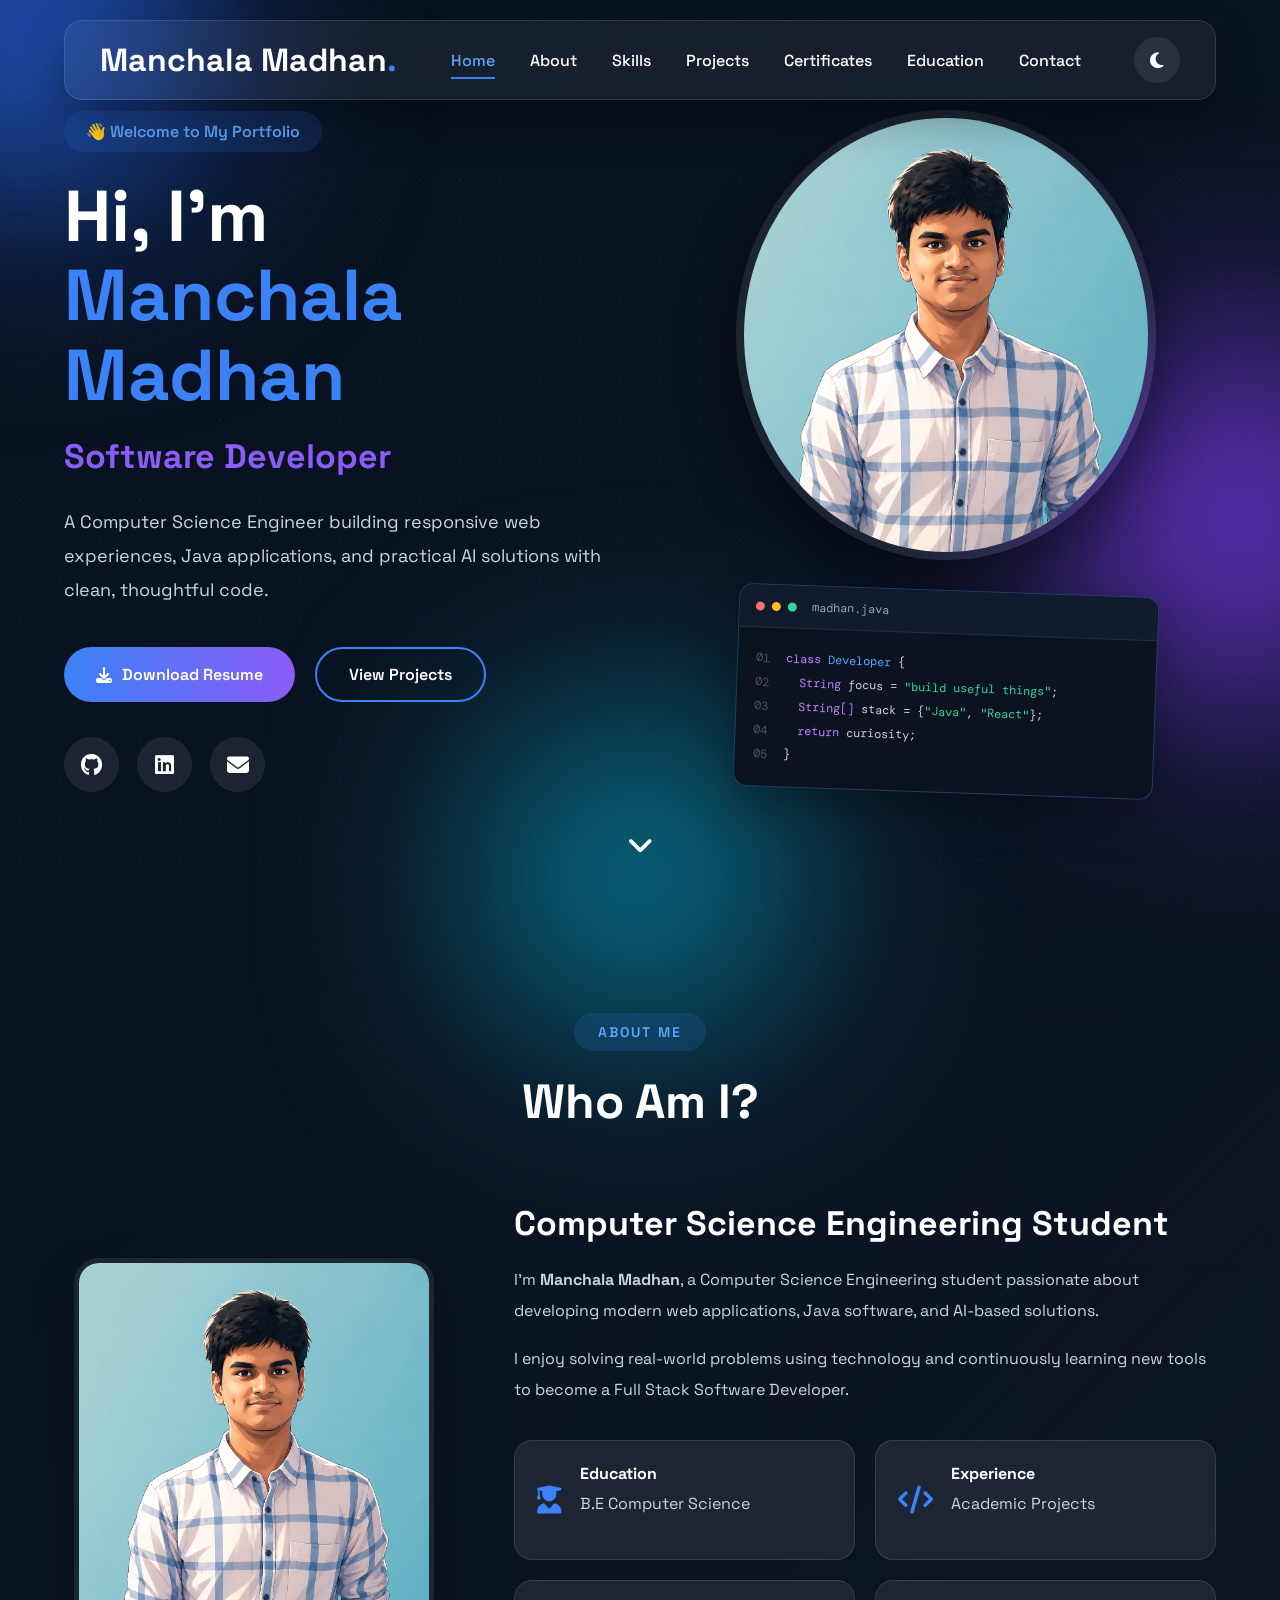
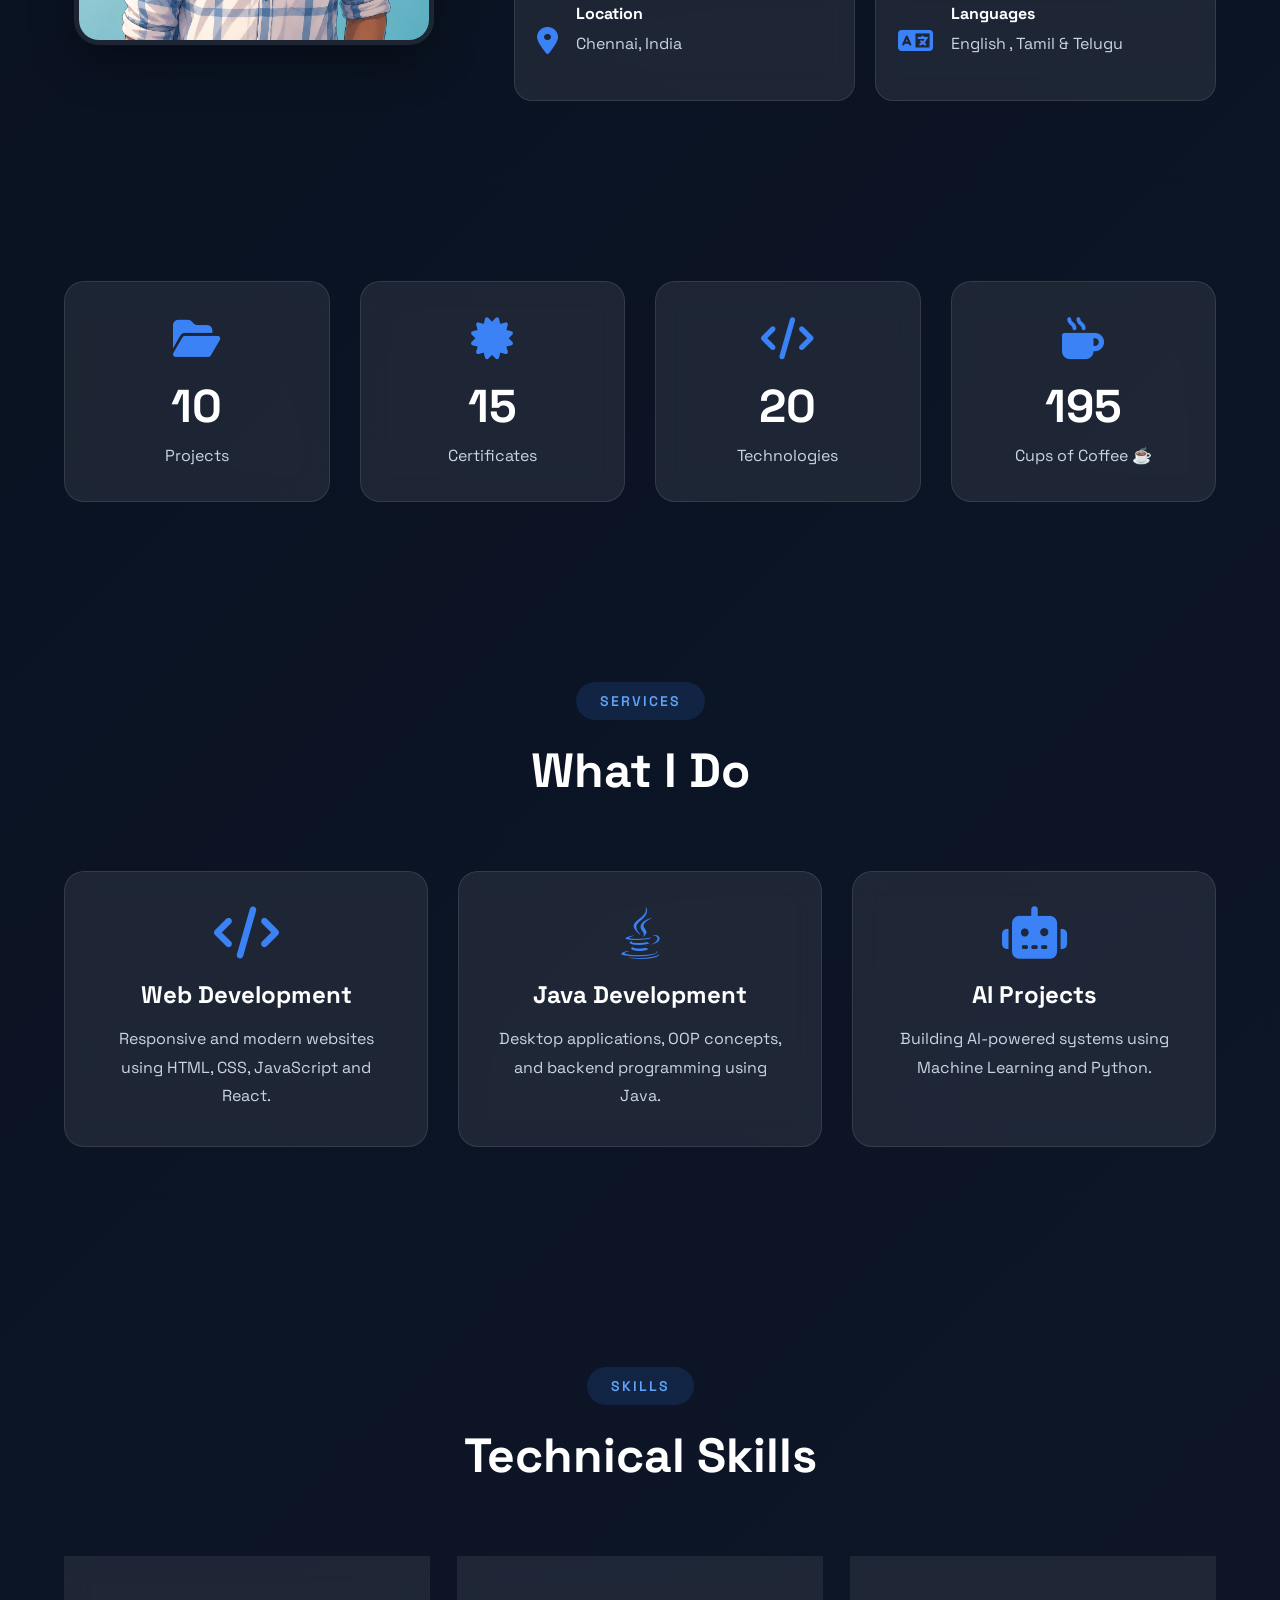
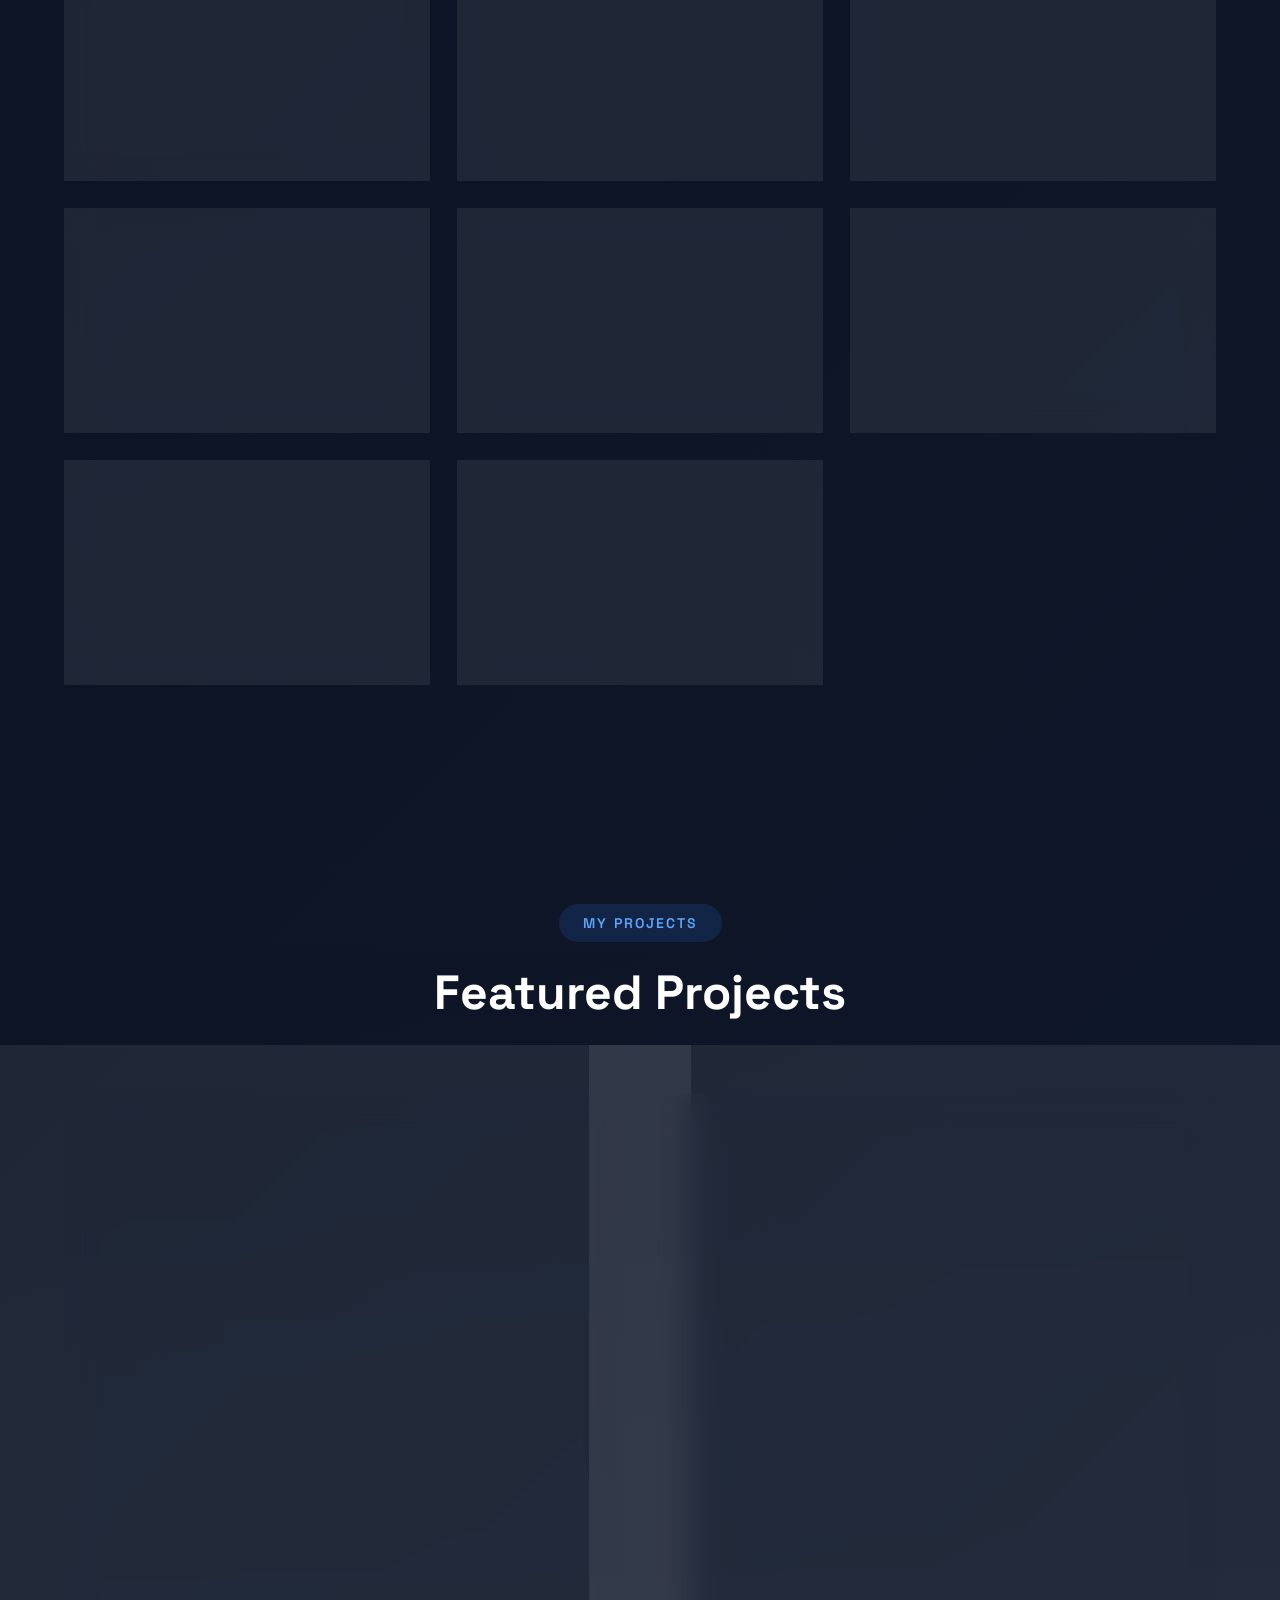
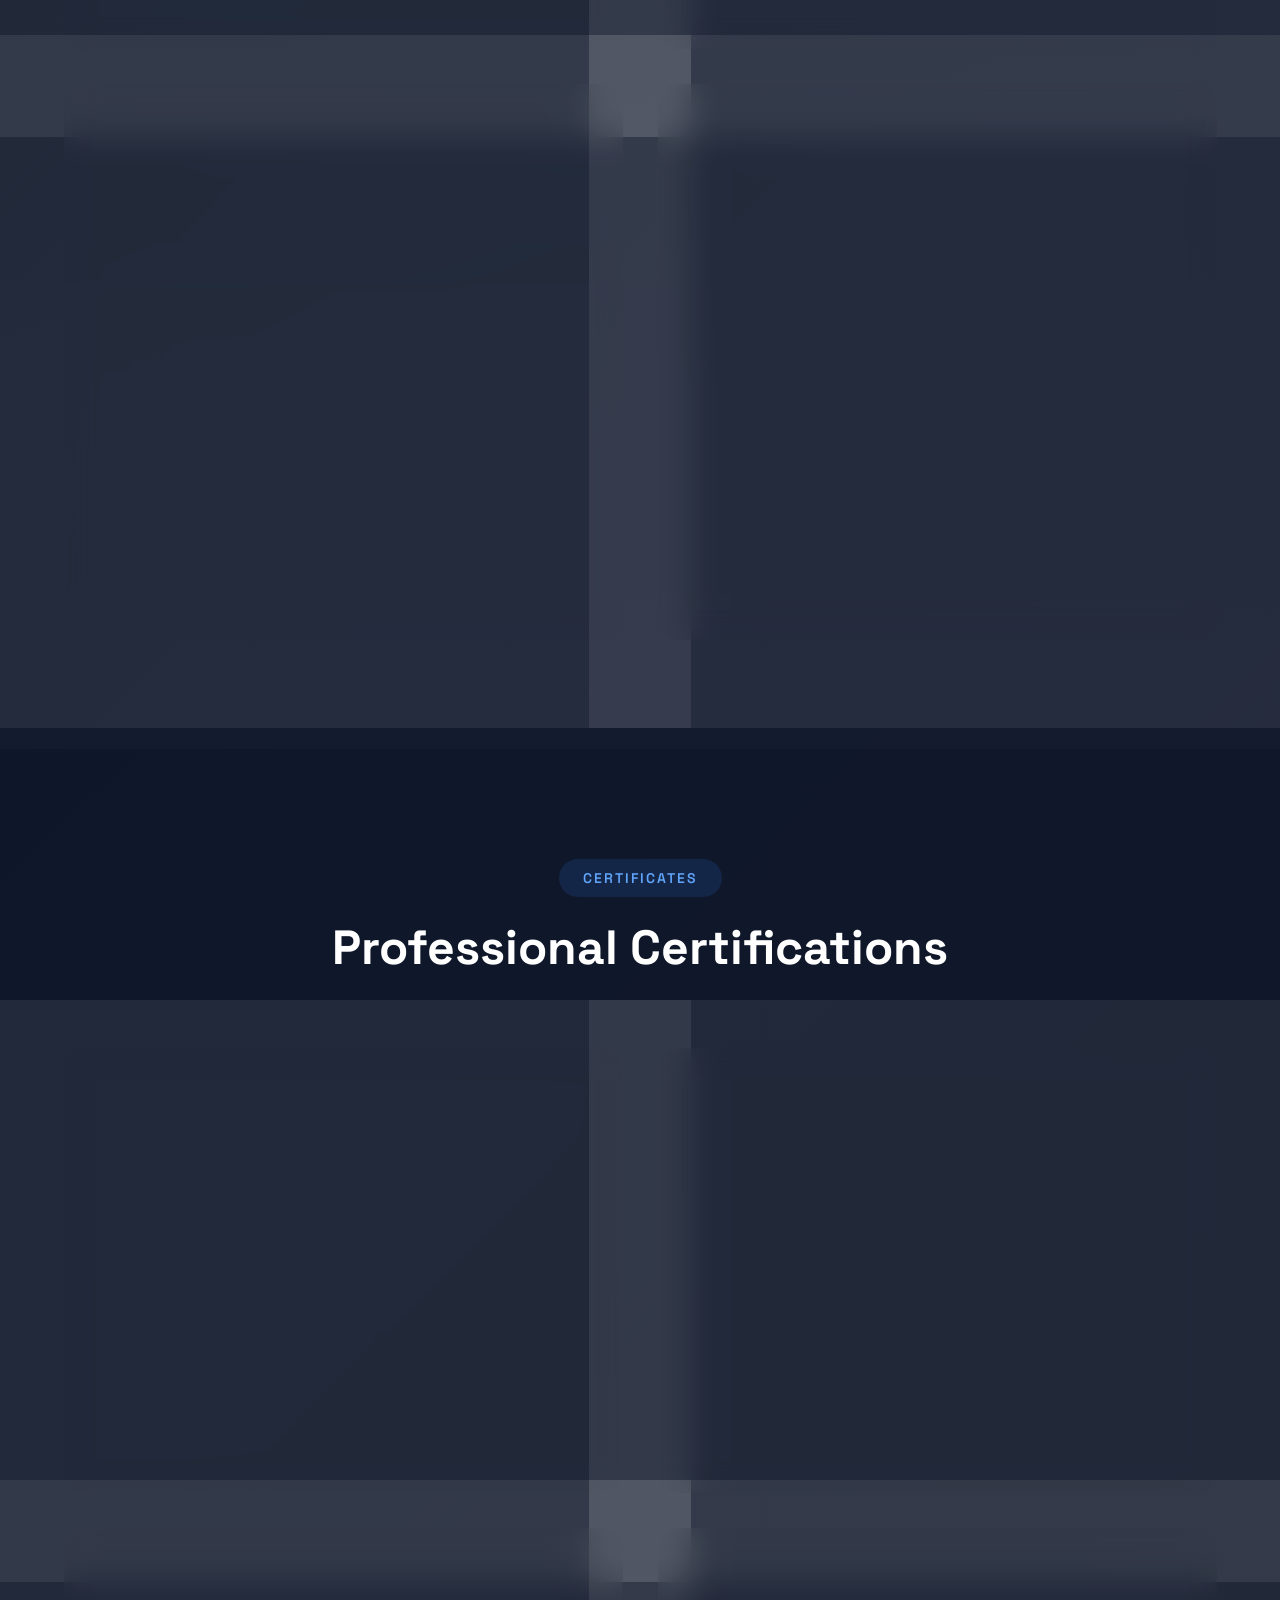
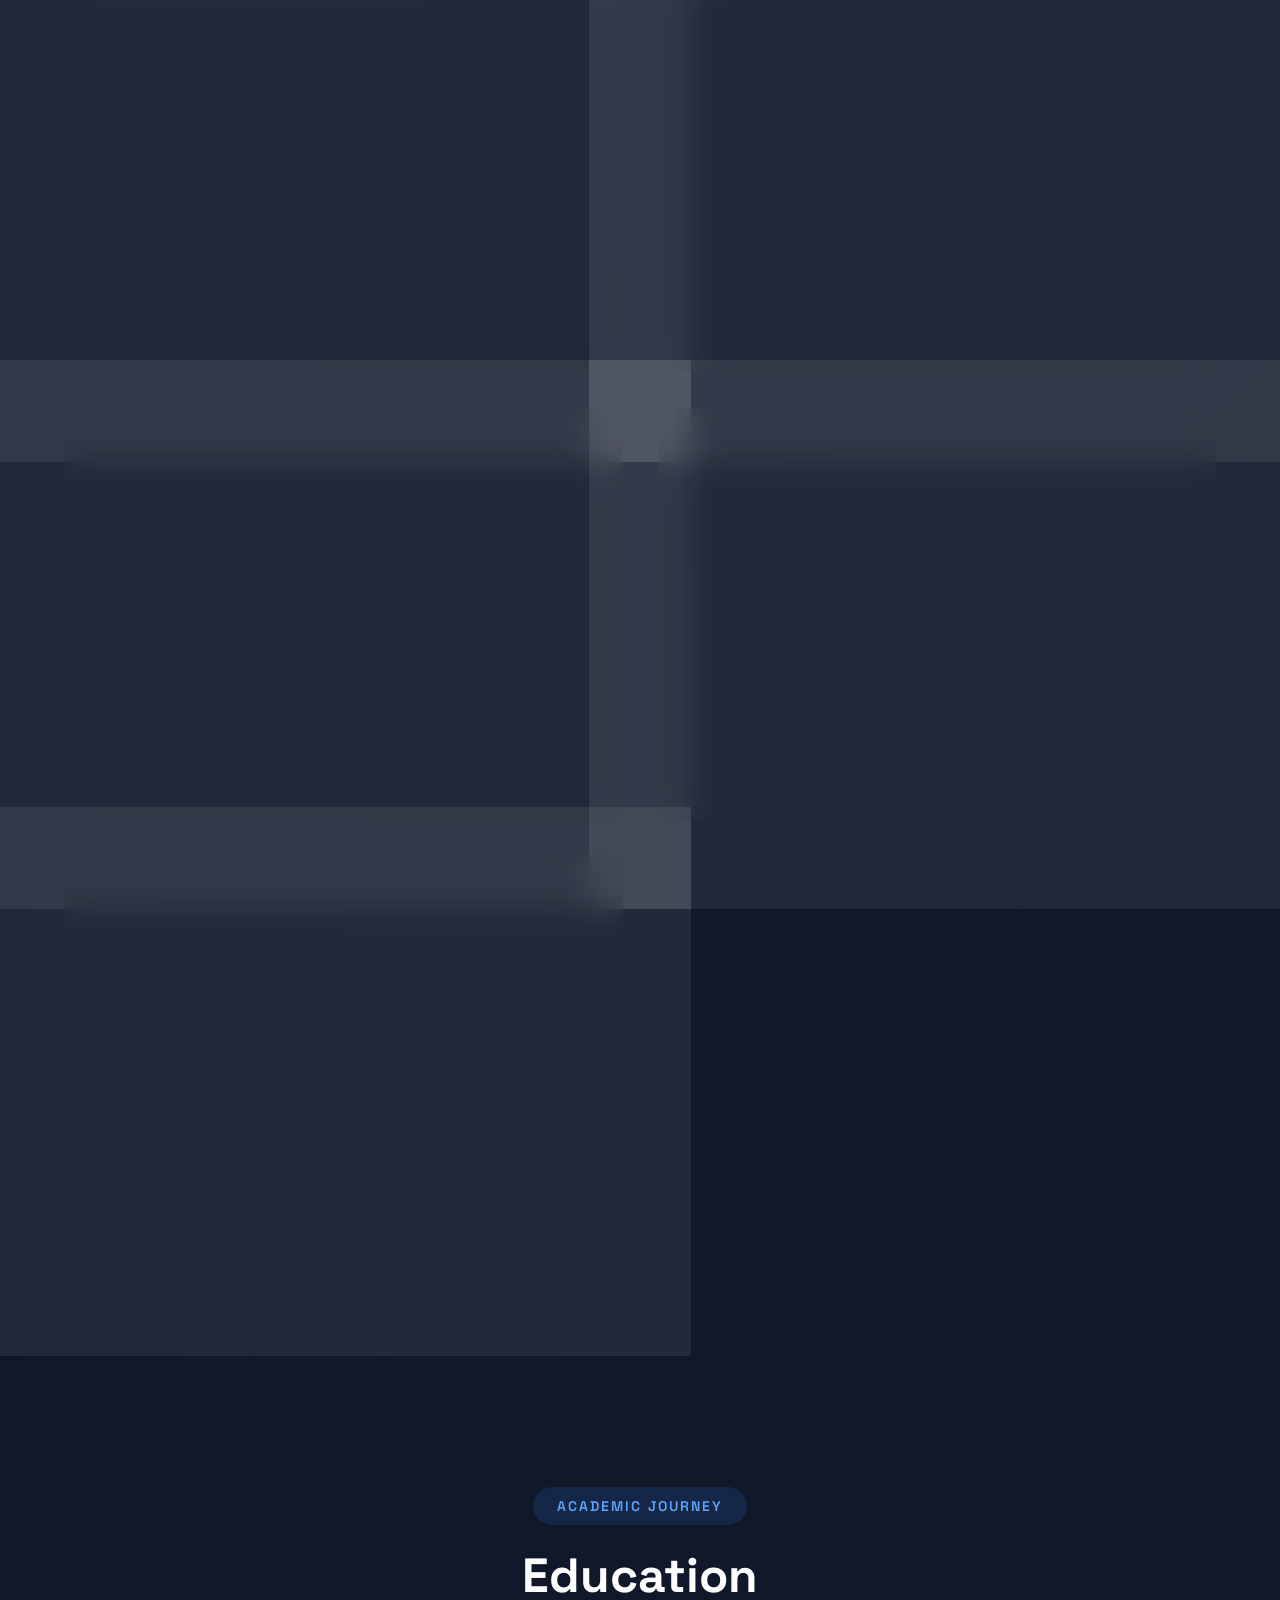
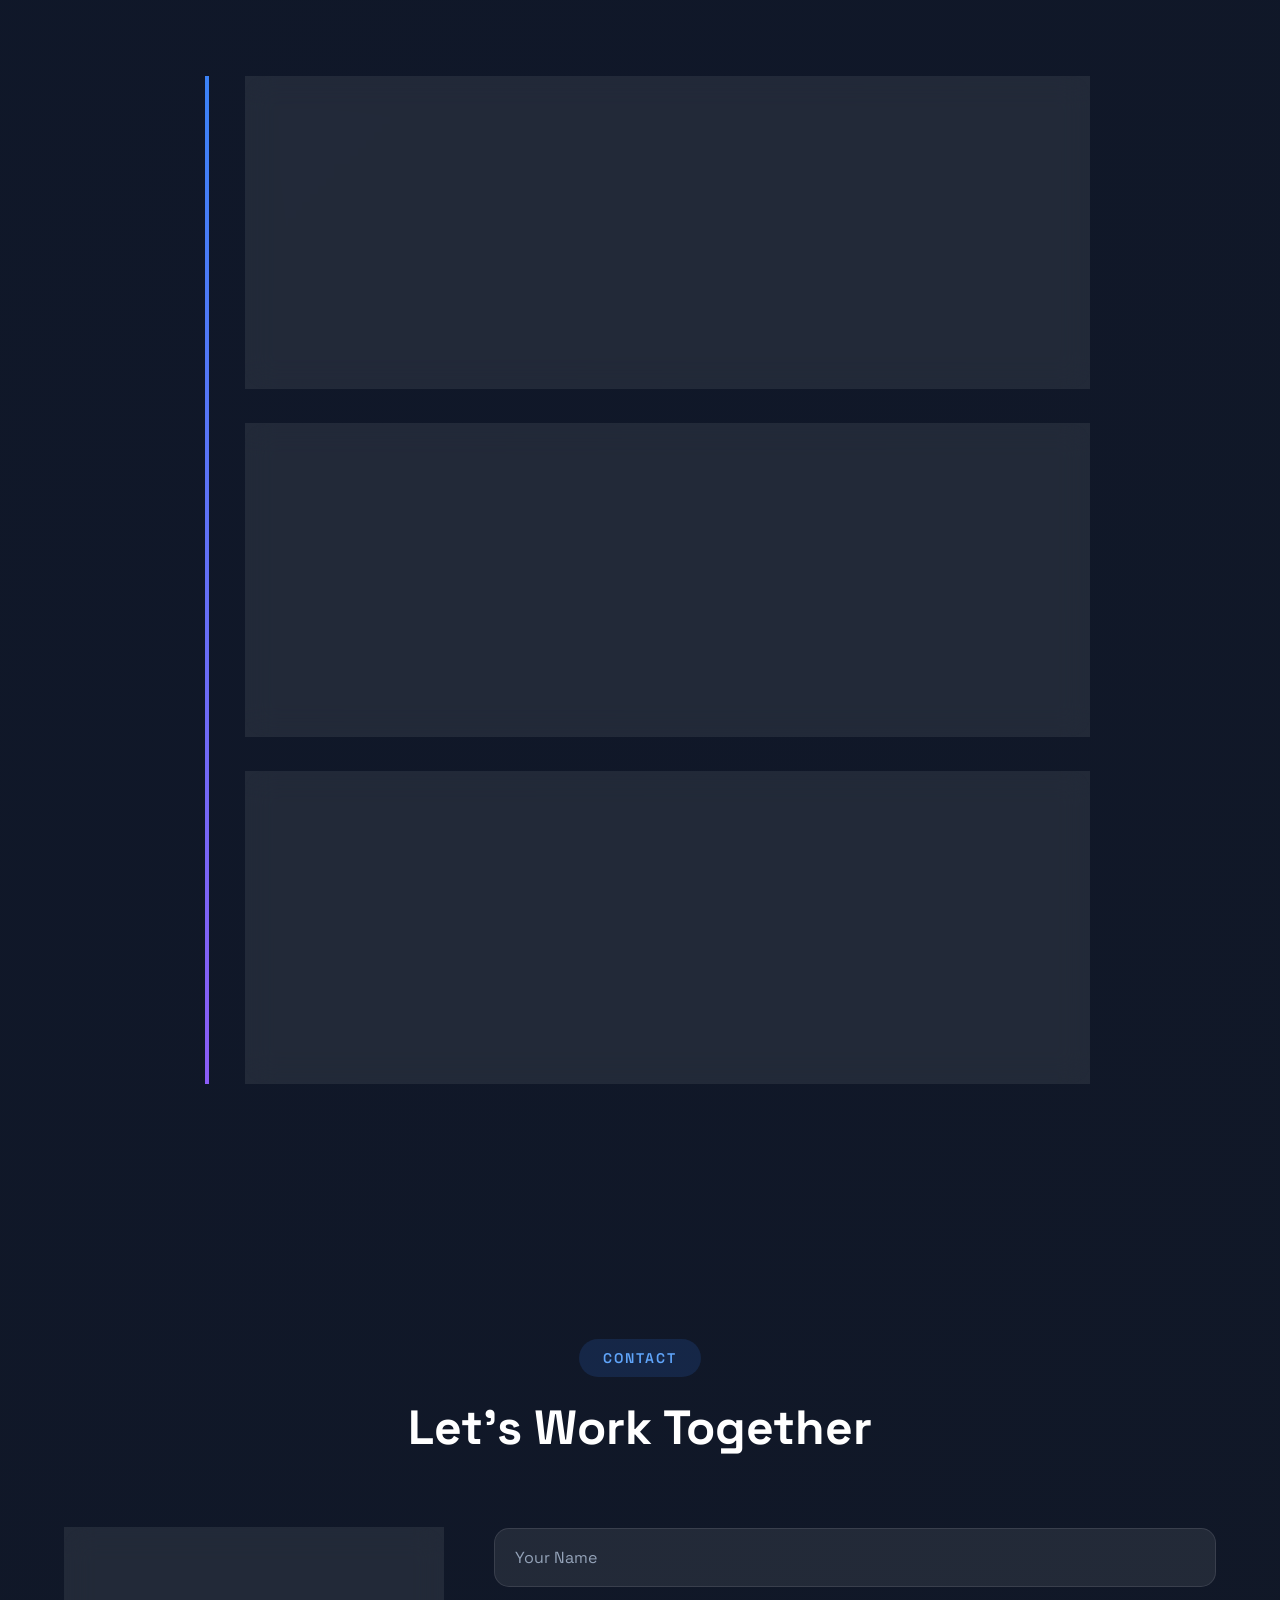
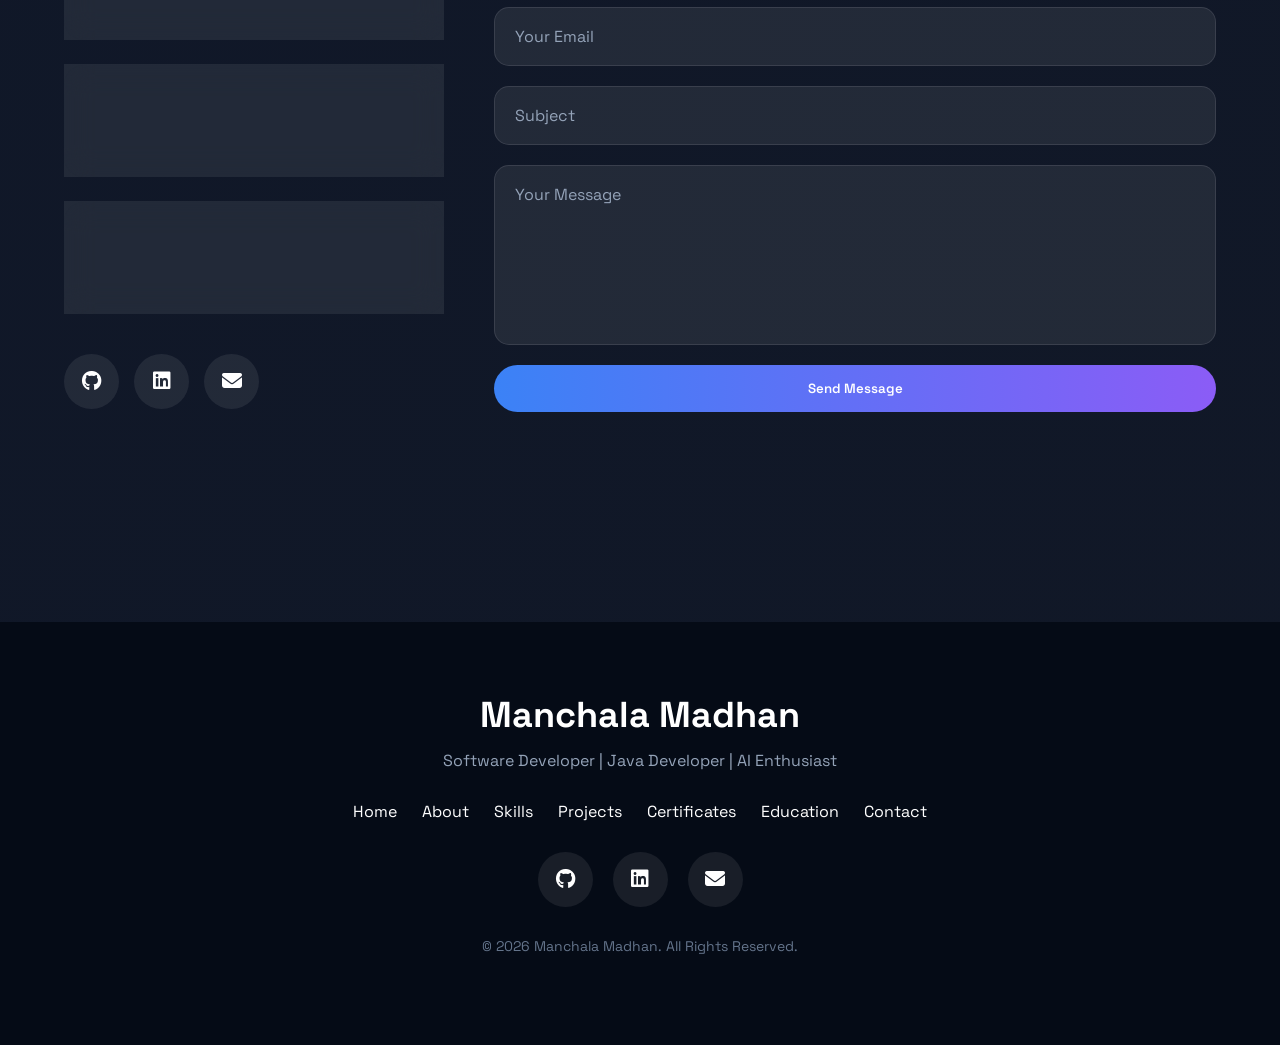
<file: index.html>
<!DOCTYPE html>
<html lang="en">

<head>

<meta charset="UTF-8">

<meta name="viewport"
content="width=device-width, initial-scale=1.0">

<meta name="description"
content="Manchala Madhan - Software Developer Portfolio">

<meta name="keywords"
content="Portfolio, Java Developer, Web Developer, React, AI">

<meta name="author"
content="Manchala Madhan">

<title>Manchala Madhan | Portfolio</title>

<!-- CSS -->
<link rel="stylesheet" href="style.css">

<!-- Font Awesome -->
<link rel="stylesheet"
href="https://cdnjs.cloudflare.com/ajax/libs/font-awesome/6.6.0/css/all.min.css">

<!-- AOS Animation -->
<link href="https://unpkg.com/aos@2.3.4/dist/aos.css"
rel="stylesheet">

</head>

<body>

<!-- ===========================
        LOADER
============================ -->

<div id="loader">

<div class="spinner"></div>

</div>

<!-- Scroll Progress -->

<div id="progress-bar"></div>

<!-- Cursor Glow -->

<div id="cursor-glow"></div>

<!-- Background -->

<div id="particles"></div>

<div class="blur blur1"></div>
<div class="blur blur2"></div>
<div class="blur blur3"></div>

<!-- ===========================
        HEADER
============================ -->

<header id="header">

<div class="container nav-container">

<a href="#" class="logo">

Manchala Madhan<span>.</span>

</a>

<nav>

<ul class="nav-links">

<li><a href="#home">Home</a></li>

<li><a href="#about">About</a></li>

<li><a href="#skills">Skills</a></li>

<li><a href="#projects">Projects</a></li>

<li><a href="#certificates">Certificates</a></li>

<li><a href="#education">Education</a></li>

<li><a href="#contact">Contact</a></li>

</ul>

</nav>

<div class="nav-right">

<button id="theme-btn">

<i class="fa-solid fa-moon"></i>

</button>

<div class="menu-btn">

<i class="fa-solid fa-bars"></i>

</div>

</div>

</div>

</header>

<!-- ===========================
        HERO
============================ -->

<section id="home" class="hero">

<div class="container hero-container">

<div class="hero-left">

<div class="hero-tag">

👋 Welcome to My Portfolio

</div>

<h1>

Hi, I'm

<span>Manchala Madhan</span>

</h1>

<h2>

<span id="typing"></span>

</h2>

<p class="hero-text">

A Computer Science Engineer building responsive web experiences, Java applications,
and practical AI solutions with clean, thoughtful code.

</p>

<div class="hero-buttons">

<a href="Manchala_Madhan_Resume.pdf"
download
class="btn primary-btn">

<i class="fa-solid fa-download"></i>

Download Resume

</a>

<a href="#projects"
class="btn secondary-btn">

View Projects

</a>

</div>

<div class="hero-social">

<a href="https://github.com/ManchalaMadhan1812"
target="_blank">

<i class="fab fa-github"></i>

</a>

<a href="https://www.linkedin.com/in/manchala-madhan-38b783309"
target="_blank">

<i class="fab fa-linkedin"></i>

</a>

<a href="mailto:madhan.manchala.18.12@gmail.com">

<i class="fas fa-envelope"></i>

</a>

</div>

</div>

<div class="hero-right">

<div class="hero-image">

<img src="madhan_photo.png"
alt="Manchala Madhan">

</div>

<div class="code-window" aria-label="Developer profile preview">

<div class="code-window-bar">

<span class="window-dot red"></span>
<span class="window-dot yellow"></span>
<span class="window-dot green"></span>
<span class="code-window-title">madhan.java</span>

</div>

<div class="code-lines">

<p><span class="code-number">01</span><span class="code-keyword">class</span> <span class="code-name">Developer</span> {</p>
<p><span class="code-number">02</span>&nbsp;&nbsp;<span class="code-keyword">String</span> focus = <span class="code-string">"build useful things"</span>;</p>
<p><span class="code-number">03</span>&nbsp;&nbsp;<span class="code-keyword">String[]</span> stack = {<span class="code-string">"Java"</span>, <span class="code-string">"React"</span>};</p>
<p><span class="code-number">04</span>&nbsp;&nbsp;<span class="code-keyword">return</span> curiosity;</p>
<p><span class="code-number">05</span>}</p>

</div>

</div>

</div>

</div>

<a href="#about"
class="scroll-down">

<i class="fa-solid fa-angle-down"></i>

</a>

</section>
<!--==================================
            ABOUT
===================================-->

<section class="about section" id="about">

    <div class="container">

        <div class="section-title" data-aos="fade-up">

            <span>ABOUT ME</span>

            <h2>Who Am I?</h2>

        </div>

        <div class="about-container">

            <div class="about-image" data-aos="fade-right">

                <img src="madhan_photo.png"
                    alt="About Madhan">

            </div>

            <div class="about-content" data-aos="fade-left">

                <h3>

                    Computer Science Engineering Student

                </h3>

                <p>

                    I'm <strong>Manchala Madhan</strong>, a Computer Science Engineering student 
                    passionate about developing modern web applications, Java software, and AI-based solutions.

                </p>

                <p>

                    I enjoy solving real-world problems using technology and continuously learning new tools 
                    to become a Full Stack Software Developer.

                </p>

                <div class="about-details">

                    <div class="detail-card">

                        <i class="fa-solid fa-user-graduate"></i>

                        <div>

                            <h4>Education</h4>

                            <p>B.E Computer Science</p>

                        </div>

                    </div>

                    <div class="detail-card">

                        <i class="fa-solid fa-code"></i>

                        <div>

                            <h4>Experience</h4>

                            <p>Academic Projects</p>

                        </div>

                    </div>

                    <div class="detail-card">

                        <i class="fa-solid fa-location-dot"></i>

                        <div>

                            <h4>Location</h4>

                            <p>Chennai, India</p>

                        </div>

                    </div>

                    <div class="detail-card">

                        <i class="fa-solid fa-language"></i>

                        <div>

                            <h4>Languages</h4>

                            <p>English , Tamil & Telugu</p>

                        </div>

                    </div>

                </div>

            </div>

        </div>

    </div>

</section>

<!--==================================
            STATISTICS
===================================-->

<section class="statistics">

    <div class="container">

        <div class="stats-grid">

            <div class="stat-card" data-aos="zoom-in">

                <i class="fa-solid fa-folder-open"></i>

                <h2 data-target="10">0</h2>

                <p>Projects</p>

            </div>

            <div class="stat-card" data-aos="zoom-in" data-aos-delay="100">

                <i class="fa-solid fa-certificate"></i>

                <h2 data-target="15">0</h2>

                <p>Certificates</p>

            </div>

            <div class="stat-card" data-aos="zoom-in" data-aos-delay="200">

                <i class="fa-solid fa-code"></i>

                <h2 data-target="20">0</h2>

                <p>Technologies</p>

            </div>

            <div class="stat-card" data-aos="zoom-in" data-aos-delay="300">

                <i class="fa-solid fa-mug-hot"></i>

                <h2 data-target="500">0</h2>

                <p>Cups of Coffee ☕</p>

            </div>

        </div>

    </div>

</section>

<!--==================================
            SERVICES
===================================-->

<section class="services section" id="services">

    <div class="container">

        <div class="section-title">

            <span>SERVICES</span>

            <h2>What I Do</h2>

        </div>

        <div class="service-grid">

            <div class="service-card" data-aos="fade-up">

                <i class="fa-solid fa-code"></i>

                <h3>Web Development</h3>

                <p>

                    Responsive and modern websites using HTML, CSS, JavaScript and React.

                </p>

            </div>

            <div class="service-card" data-aos="fade-up" data-aos-delay="100">

                <i class="fa-brands fa-java"></i>

                <h3>Java Development</h3>

                <p>

                    Desktop applications, OOP concepts, and backend programming using Java.

                </p>

            </div>

            <div class="service-card" data-aos="fade-up" data-aos-delay="200">

                <i class="fa-solid fa-robot"></i>

                <h3>AI Projects</h3>

                <p>

                    Building AI-powered systems using Machine Learning and Python.

                </p>

            </div>

        </div>

    </div>

</section>

<!--==================================
            SKILLS
===================================-->

<section class="skills section" id="skills">

    <div class="container">

        <div class="section-title">

            <span>SKILLS</span>

            <h2>Technical Skills</h2>

        </div>

        <div class="skills-grid">

            <div class="skill-card">

                <i class="fab fa-html5"></i>

                <h3>HTML</h3>

                <div class="progress">

                    <div class="progress-bar" style="width:95%;"></div>

                </div>

                <span>95%</span>

            </div>

            <div class="skill-card">

                <i class="fab fa-css3-alt"></i>

                <h3>CSS</h3>

                <div class="progress">

                    <div class="progress-bar" style="width:90%;"></div>

                </div>

                <span>90%</span>

            </div>

            <div class="skill-card">

                <i class="fab fa-js"></i>

                <h3>JavaScript</h3>

                <div class="progress">

                    <div class="progress-bar" style="width:85%;"></div>

                </div>

                <span>85%</span>

            </div>

            <div class="skill-card">

                <i class="fa-brands fa-java"></i>

                <h3>Java</h3>

                <div class="progress">

                    <div class="progress-bar" style="width:100%;"></div>

                </div>

                <span>100%</span>

            </div>

            <div class="skill-card">

                <i class="fas fa-database"></i>

                <h3>MySQL</h3>

                <div class="progress">

                    <div class="progress-bar" style="width:100%;"></div>

                </div>

                <span>100%</span>

            </div>

            <div class="skill-card">

                <i class="fab fa-react"></i>

                <h3>React</h3>

                <div class="progress">

                    <div class="progress-bar" style="width:75%;"></div>

                </div>

                <span>70%</span>

            </div>

            <div class="skill-card">

                <i class="fab fa-react"></i>

                <h3>Python</h3>

                <div class="progress">

                    <div class="progress-bar" style="width:95%;"></div>

                </div>

                <span>95%</span>

            </div>

            <div class="skill-card">

                <i class="fab fa-react"></i>

                <h3>Android developer</h3>

                <div class="progress">

                    <div class="progress-bar" style="width:100%;"></div>

                </div>

                <span>100%</span>

            </div>

        </div>

    </div>

</section>
<!--==================================
            PROJECTS
===================================-->

<section class="projects section" id="projects">

    <div class="container">

        <div class="section-title">

            <span>MY PROJECTS</span>

            <h2>Featured Projects</h2>

        </div>

        <div class="projects-grid">

            <!-- Project 1 -->

            <div class="project-card">

                <div class="project-image">

                    <img src="1.png"
                        alt="AI Nutrition Planner">

                </div>

                <div class="project-content">

                    <h3>🥗 AI Nutrition Planner</h3>

                    <p>

                        AI-powered nutrition recommendation system that generates personalized meal plans based on health conditions, BMI etc.

                    </p>

                    <div class="tech-stack">

                        <span>Python</span>
                        <span>Flask</span>
                        <span>Machine Learning</span>
                        <span>HTML</span>

                    </div>

                    <div class="project-buttons">

                        <a href="*******"
                        target="_blank"
                        class="project-btn">

                            <i class="fa-solid fa-file-pdf"></i>

                            Live Demo

                        </a>

                        <a href="#"
                        class="project-btn secondary">

                            <i class="fab fa-github"></i>

                            GitHub

                        </a>

                    </div>

                </div>

            </div>

            <!-- Project 2 -->

            <div class="project-card">

                <div class="project-image">

                    <img src="2.png"
                        alt="AI Attendance System">

                </div>

                <div class="project-content">

                    <h3>🎓 AI Attendance System</h3>

                    <p>

                        Face recognition attendance system with automatic student identification and attendance tracking.

                    </p>

                    <div class="tech-stack">

                        <span>Python</span>
                        <span>OpenCV</span>
                        <span>Face Recognition</span>

                    </div>

                    <div class="project-buttons">

                        <a href="************"
                            target="_blank"
                            class="project-btn">

                            <i class="fa-solid fa-file-pdf"></i>

                            Live Demo

                        </a>

                        <a href="#"
                            class="project-btn secondary">

                            <i class="fab fa-github"></i>

                            GitHub

                        </a>

                    </div>

                </div>

            </div>

            <!-- Project 3 -->

            <div class="project-card">

                <div class="project-image">

                    <img src="3.png"
                        alt="Restaurant System">

                </div>

                <div class="project-content">

                    <h3>🍔 Restaurant Management System</h3>

                    <p>

                        Online restaurant ordering system with customer, admin and billing management.

                    </p>

                    <div class="tech-stack">

                        <span>Java</span>
                        <span>MySQL</span>
                        <span>Swing</span>

                    </div>

                    <div class="project-buttons">

                        <a href="***************"
                        target="_blank"
                        class="project-btn">

                            <i class="fa-solid fa-file-pdf"></i>

                            Live Demo

                        </a>

                        <a href="#"
                        class="project-btn secondary">

                            <i class="fab fa-github"></i>

                            GitHub

                        </a>

                    </div>

                </div>

            </div>

            <!-- Project 4 -->

            <div class="project-card">

                <div class="project-image">

                    <img src="4.png"
                        alt="Placement Portal">

                </div>

                <div class="project-content">

                    <h3>🎓 Placement Portal</h3>

                    <p>

                        Student placement management portal for managing companies, students, interview schedules and placement status.

                    </p>

                    <div class="tech-stack">

                        <span>PHP</span>
                        <span>MySQL</span>
                        <span>Bootstrap</span>

                    </div>

                    <div class="project-buttons">

                        <a href="*******************"
                        target="_blank"
                        class="project-btn">

                            <i class="fa-solid fa-file-pdf"></i>

                            Live Demo

                        </a>

                        <a href="#"
                        class="project-btn secondary">

                            <i class="fab fa-github"></i>

                            GitHub

                        </a>

                    </div>

                </div>

            </div>

        </div>

    </div>

</section>

<!--==================================
        CERTIFICATIONS
===================================-->

<section class="certifications section" id="certificates">

    <div class="container">

        <div class="section-title">

            <span>CERTIFICATES</span>

            <h2>Professional Certifications</h2>

        </div>

        <div class="certificate-grid">

            <!-- Oracle -->

            <div class="certificate-card">

                <div class="certificate-image">

                    <div class="certificate-preview oracle-preview">

                        <img src="2c.png"
                            alt="Oracle Cloud Infrastructure 2025 Certified Foundations Associate certificate">

                    </div>

                </div>

                <div class="certificate-content">

                    <span class="certificate-date">

                        <i class="fa-solid fa-calendar"></i>

                        2026

                    </span>

                    <h3>

                        Oracle Cloud Infrastructure 2025 Certified Foundations Associate

                    </h3>

                    <h4>Oracle</h4>

                </div>

            </div>

            <!-- Cisco -->

            <div class="certificate-card">

                <div class="certificate-image">

                    <div class="certificate-preview cisco-preview">

                        <img src="1c.png"
                            alt="Cisco Networking Academy Certificate">

                    </div>

                </div>

                <div class="certificate-content">

                    <span class="certificate-date">

                        <i class="fa-solid fa-calendar"></i>

                        2026

                    </span>

                    <h3>

                        Cisco Networking Academy Certificate

                    </h3>

                    <h4>Cisco</h4>

                </div>

            </div>

            <!-- CCNA Enterprise Networking -->

            <div class="certificate-card">

                <div class="certificate-image">

                    <div class="certificate-preview cisco-preview">

                        <img src="CCNA Enterprise Networking, Security, and Automation.png"
                            alt="CCNA: Enterprise Networking, Security, and Automation certificate">

                    </div>

                </div>

                <div class="certificate-content">

                    <span class="certificate-date">

                        <i class="fa-solid fa-calendar"></i>

                        2025

                    </span>

                    <h3>CCNA: Enterprise Networking, Security, and Automation</h3>

                    <h4>Cisco Networking Academy</h4>

                </div>

            </div>

            <!-- Operating Systems Support -->

            <div class="certificate-card">

                <div class="certificate-image">

                    <div class="certificate-preview cisco-preview">

                        <img src="Operating Systems Support.png"
                            alt="Operating Systems Support certificate">

                    </div>

                </div>

                <div class="certificate-content">

                    <span class="certificate-date">

                        <i class="fa-solid fa-calendar"></i>

                        2025

                    </span>

                    <h3>Operating Systems Support</h3>

                    <h4>Cisco Networking Academy</h4>

                </div>

            </div>

            <!-- Python Essentials 1 -->

            <div class="certificate-card">

                <div class="certificate-image">

                    <div class="certificate-preview cisco-preview">

                        <img src="Python Essentials 1.png"
                            alt="Python Essentials 1 certificate">

                    </div>

                </div>

                <div class="certificate-content">

                    <span class="certificate-date">

                        <i class="fa-solid fa-calendar"></i>

                        2025

                    </span>

                    <h3>Python Essentials 1</h3>

                    <h4>Cisco Networking Academy</h4>

                </div>

            </div>

            <!-- Python Essentials 2 -->

            <div class="certificate-card">

                <div class="certificate-image">

                    <div class="certificate-preview cisco-preview">

                        <img src="Python Essentials 2.png"
                            alt="Python Essentials 2 certificate">

                    </div>

                </div>

                <div class="certificate-content">

                    <span class="certificate-date">

                        <i class="fa-solid fa-calendar"></i>

                        2025

                    </span>

                    <h3>Python Essentials 2</h3>

                    <h4>Cisco Networking Academy</h4>

                </div>

            </div>

            <!-- FITA Courses -->

            <div class="certificate-card">

                <div class="certificate-image">

                    <a href="FITA courses .pdf"
                        target="_blank"
                        class="certificate-preview-link"
                        aria-label="Open FITA Courses Certificate PDF">

                    <div class="certificate-preview fita-preview">

                        <img src="fita-certificate.png"
                            alt="FITA Certificate of Excellence for Advanced Python with Django">

                    </div>

                    </a>

                </div>

                <div class="certificate-content">

                    <span class="certificate-date">

                        <i class="fa-solid fa-calendar"></i>

                        2026

                    </span>

                    <h3>

                        Advanced Python with Django

                    </h3>

                    <h4>FITA Training &amp; Placement</h4>

                </div>

            </div>

        </div>

    </div>

</section>
<!--==================================
            EDUCATION
===================================-->

<section class="education section" id="education">

    <div class="container">

        <div class="section-title">

            <span>ACADEMIC JOURNEY</span>

            <h2>Education</h2>

        </div>

        <div class="timeline-box">

            <!-- Bachelor -->

            <div class="timeline-item">

                <span>2022 - 2026</span>

                <h3>Bachelor of Engineering (B.E)</h3>

                <h4>St. Joseph's College of Engineering</h4>

                <p>
                    <i class="fa-solid fa-graduation-cap"></i>
                    Computer Science and Engineering
                </p>

                <p>
                    <i class="fa-solid fa-chart-line"></i>
                    CGPA : 7.8
                </p>

                <p>
                    <i class="fa-solid fa-location-dot"></i>
                    Chennai, Tamil Nadu
                </p>

            </div>

            <!-- Diploma -->

            <div class="timeline-item">

                <span>2019 - 2022</span>

                <h3>Diploma</h3>

                <h4>Valliammai Polytechnic College (SRM Kattankulathur)</h4>

                <p>
                    <i class="fa-solid fa-laptop-code"></i>
                    Computer Science and Engineering
                </p>

                <p>
                    <i class="fa-solid fa-chart-line"></i>
                    Percentage : 83%
                </p>

                <p>
                    <i class="fa-solid fa-location-dot"></i>
                    Chennai, Tamil Nadu
                </p>

            </div>

            <!-- School -->

            <div class="timeline-item">

                <span>2018 - 2019</span>

                <h3>SSLC (10th)</h3>

                <h4>Zion Matriculation Higher Secondary School</h4>

                <p>
                    <i class="fa-solid fa-book-open"></i>
                    State Board of Tamil Nadu
                </p>

                <p>
                    <i class="fa-solid fa-chart-line"></i>
                    Percentage : 61.6%
                </p>

                <p>
                    <i class="fa-solid fa-location-dot"></i>
                    Chennai, Tamil Nadu
                </p>

            </div>

        </div>

    </div>

</section>

<!--==================================
            CONTACT
===================================-->

<section class="contact section" id="contact">

    <div class="container">

        <div class="section-title">

            <span>CONTACT</span>

            <h2>Let's Work Together</h2>

        </div>

        <div class="contact-container">

            <div class="contact-info">

                <div class="contact-card">

                    <i class="fa-solid fa-envelope"></i>

                    <div>

                        <h3>Email</h3>

                        <p>madhan.manchala.18.12@gmail.com</p>

                    </div>

                </div>

                <div class="contact-card">

                    <i class="fa-solid fa-phone"></i>

                    <div>

                        <h3>Phone</h3>

                        <p>+91 97890 89248</p>

                    </div>

                </div>

                <div class="contact-card">

                    <i class="fa-solid fa-location-dot"></i>

                    <div>

                        <h3>Location</h3>

                        <p>Chennai, Tamil Nadu, India</p>

                    </div>

                </div>

                <div class="contact-social">

                    <a href="https://github.com/ManchalaMadhan1812"
                    target="_blank">

                        <i class="fab fa-github"></i>

                    </a>

                    <a href="https://www.linkedin.com/in/manchala-madhan-38b783309"
                    target="_blank">

                        <i class="fab fa-linkedin"></i>

                    </a>

                    <a href="mailto:madhan.manchala.18.12@gmail.com">

                        <i class="fa-solid fa-envelope"></i>

                    </a>

                </div>

            </div>

            <form
    name="contact"
    method="POST"
    action="/thank-you.html"
    data-netlify="true"
    netlify-honeypot="bot-field"
    class="contact-form">

    <input type="hidden" name="form-name" value="contact">

<p hidden>
    <input name="bot-field">
</p>

<input type="text" name="name" placeholder="Your Name" required>

<input type="email" name="email" placeholder="Your Email" required>

<input type="text" name="subject" placeholder="Subject" required>

<textarea name="message" placeholder="Your Message" required></textarea>

<button type="submit" class="btn primary-btn">
    Send Message
</button>

</form>

        </div>

    </div>

</section>

<!--==================================
            FOOTER
===================================-->

<footer>

    <h2>Manchala Madhan</h2>

    <p>

        Software Developer | Java Developer | AI Enthusiast

    </p>

    <div class="footer-links">

        <a href="#home">Home</a>
        <a href="#about">About</a>
        <a href="#skills">Skills</a>
        <a href="#projects">Projects</a>
        <a href="#certificates">Certificates</a>
        <a href="#education">Education</a>
        <a href="#contact">Contact</a>

    </div>

    <div class="footer-social">

        <a href="https://github.com/ManchalaMadhan1812"
        target="_blank">

            <i class="fab fa-github"></i>

        </a>

        <a href="https://www.linkedin.com/in/manchala-madhan-38b783309"
        target="_blank">

            <i class="fab fa-linkedin"></i>

        </a>

        <a href="mailto:madhan.manchala.18.12@gmail.com">

            <i class="fa-solid fa-envelope"></i>

        </a>

    </div>

    <p class="copyright">

        © 2026 Manchala Madhan. All Rights Reserved.

    </p>

</footer>

<!-- Back To Top -->

<button id="backToTop">

    <i class="fa-solid fa-arrow-up"></i>

</button>

<!-- JavaScript -->

<script src="script.js"></script>

<!-- AOS Animation -->

<script src="https://unpkg.com/aos@2.3.4/dist/aos.js"></script>

<script>

AOS.init({

    duration:1000,

    once:true

});

</script>

</body>

</html>
</file>
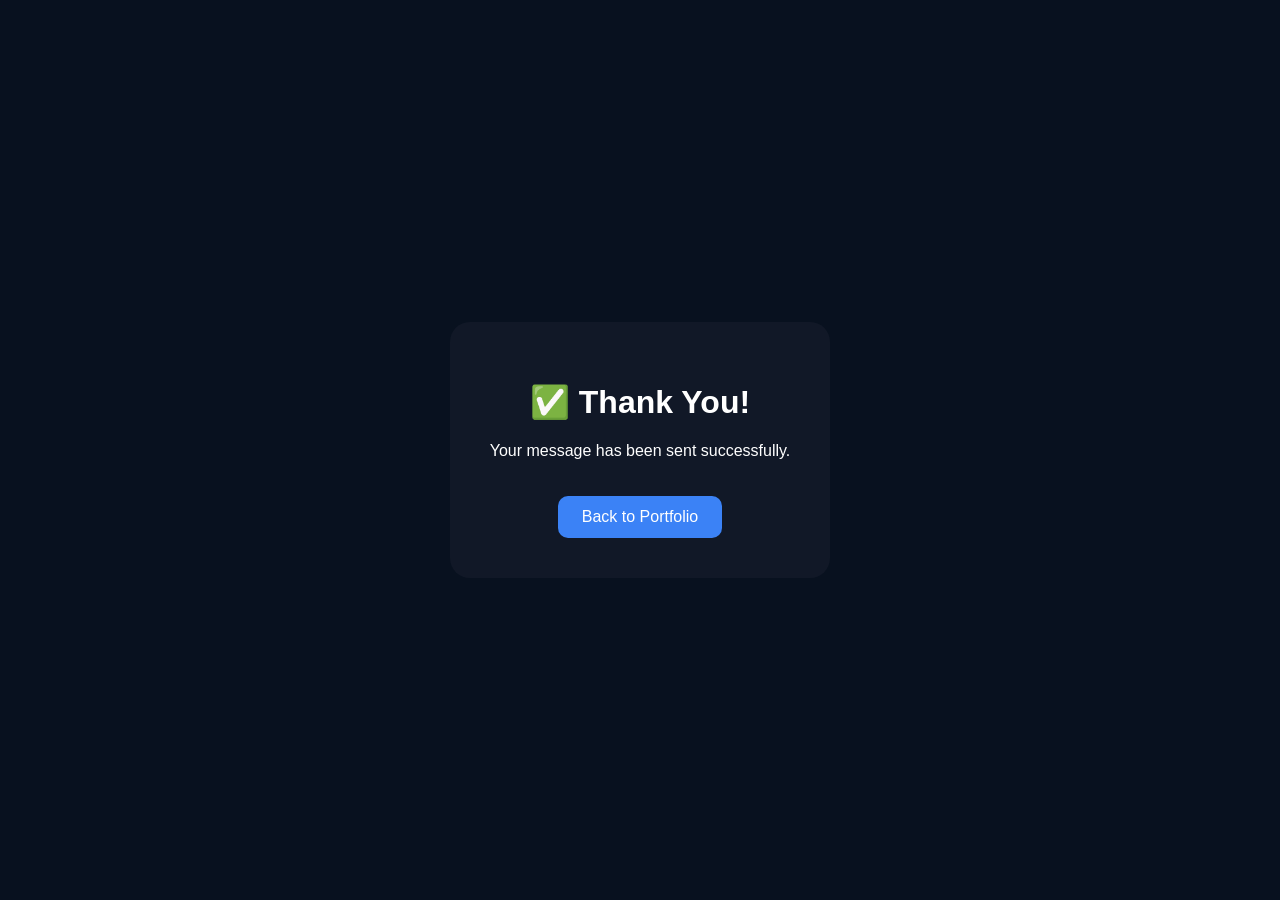
<file: thank-you.html>
<!DOCTYPE html>
<html lang="en">

<head>

<meta charset="UTF-8">

<meta name="viewport" content="width=device-width, initial-scale=1.0">

<title>Thank You</title>

<style>

body{

margin:0;

font-family:Poppins,sans-serif;

display:flex;

justify-content:center;

align-items:center;

height:100vh;

background:#08111F;

color:white;

text-align:center;

}

.box{

padding:40px;

background:#111827;

border-radius:20px;

}

a{

display:inline-block;

margin-top:20px;

padding:12px 24px;

background:#3B82F6;

color:white;

text-decoration:none;

border-radius:10px;

}

</style>

</head>

<body>

<div class="box">

<h1>✅ Thank You!</h1>

<p>Your message has been sent successfully.</p>

<a href="/">Back to Portfolio</a>

</div>

</body>

</html>
</file>
<file: style.css>
/*==================================================
        PORTFOLIO V4
        MANCHALA MADHAN
==================================================*/

/*==========================================
        GOOGLE FONT
==========================================*/

@import url('https://fonts.googleapis.com/css2?family=DM+Mono:wght@400;500&family=Space+Grotesk:wght@400;500;600;700&display=swap');

/*==========================================
        ROOT VARIABLES
==========================================*/

:root{

--primary:#3B82F6;
--secondary:#8B5CF6;
--accent:#06B6D4;

--dark:#08111F;
--dark2:#0F172A;

--white:#ffffff;

--text:#CBD5E1;

--glass:rgba(255,255,255,.08);

--border:rgba(255,255,255,.10);

--shadow:
0 20px 45px rgba(0,0,0,.30);

}

/*==========================================
        RESET
==========================================*/

*{

margin:0;
padding:0;

box-sizing:border-box;

}

html{

scroll-behavior:smooth;

}

body{

font-family:"Space Grotesk",sans-serif;

background:linear-gradient(
135deg,
#08111F,
#0F172A,
#111827
);

color:white;

overflow-x:hidden;

}

/*==========================================
        SCROLLBAR
==========================================*/

::-webkit-scrollbar{

width:10px;

}

::-webkit-scrollbar-track{

background:#08111F;

}

::-webkit-scrollbar-thumb{

background:linear-gradient(

180deg,

#3B82F6,

#8B5CF6

);

border-radius:20px;

}

/*==========================================
        COMMON
==========================================*/

.container{

width:min(90%,1200px);

margin:auto;

}

section{

padding:110px 0;

}

img{

display:block;

max-width:100%;

}

a{

text-decoration:none;

color:white;

}

ul{

list-style:none;

}

button{

cursor:pointer;

font-family:inherit;

border:none;

}

/*==========================================
        LOADER
==========================================*/

#loader{

position:fixed;

inset:0;

background:#08111F;

display:flex;

justify-content:center;

align-items:center;

z-index:99999;

transition:.5s;

}

.spinner{

width:70px;

height:70px;

border-radius:50%;

border:6px solid rgba(255,255,255,.15);

border-top:6px solid var(--primary);

animation:spin 1s linear infinite;

}

@keyframes spin{

100%{

transform:rotate(360deg);

}

}

/*==========================================
        PROGRESS BAR
==========================================*/

#progress-bar{

position:fixed;

top:0;
left:0;

height:4px;

width:0;

background:linear-gradient(

90deg,

#3B82F6,

#8B5CF6

);

z-index:99999;

}

/*==========================================
        CURSOR GLOW
==========================================*/

#cursor-glow{

position:fixed;

width:260px;

height:260px;

border-radius:50%;

background:rgba(59,130,246,.18);

filter:blur(90px);

pointer-events:none;

transform:translate(-50%,-50%);

z-index:-1;

}

/*==========================================
        BACKGROUND
==========================================*/

#particles{

position:fixed;

left:0;
top:0;

width:100%;
height:100%;

background-image:

radial-gradient(

#3B82F6 1px,

transparent 1px

);

background-size:40px 40px;

opacity:.08;

z-index:-3;

animation:particles 20s linear infinite;

}

@keyframes particles{

100%{

transform:translateY(-40px);

}

}

/*==========================================
        BLUR EFFECT
==========================================*/

.blur{

position:fixed;

border-radius:50%;

filter:blur(120px);

z-index:-2;

animation:floatBlur 7s ease infinite;

}

.blur1{

width:300px;

height:300px;

background:#2563EB;

top:-120px;

left:-120px;

}

.blur2{

width:320px;

height:320px;

background:#7C3AED;

right:-120px;

top:40%;

animation-delay:2s;

}

.blur3{

width:250px;

height:250px;

background:#06B6D4;

bottom:-100px;

left:40%;

animation-delay:4s;

}

@keyframes floatBlur{

50%{

transform:translateY(-30px);

}

}

/*==========================================
        HEADER
==========================================*/

header{

position:fixed;

top:20px;

left:0;

width:100%;

z-index:1000;

transition:.4s;

}

header.scrolled{

top:0;

}

.nav-container{

display:flex;

justify-content:space-between;

align-items:center;

padding:16px 35px;

border-radius:18px;

background:rgba(255,255,255,.06);

backdrop-filter:blur(18px);

border:1px solid var(--border);

box-shadow:var(--shadow);

}

/*==========================================
        LOGO
==========================================*/

.logo{

font-size:32px;

font-weight:700;

}

.logo span{

color:var(--primary);

}

/*==========================================
        NAVIGATION
==========================================*/

.nav-links{

display:flex;

gap:35px;

}

.nav-links a{

font-weight:500;

position:relative;

transition:.3s;

}

.nav-links a:hover,

.nav-links a.active{

color:#60A5FA;

}

.nav-links a::after{

content:"";

position:absolute;

left:0;

bottom:-8px;

width:0;

height:2px;

background:#3B82F6;

transition:.3s;

}

.nav-links a:hover::after,

.nav-links a.active::after{

width:100%;

}

/*==========================================
        NAV RIGHT
==========================================*/

.nav-right{

display:flex;

align-items:center;

gap:18px;

}

#theme-btn{

width:46px;

height:46px;

border-radius:50%;

background:rgba(255,255,255,.08);

color:white;

font-size:18px;

transition:.3s;

}

#theme-btn:hover{

background:#3B82F6;

}

.menu-btn{

display:none;

font-size:28px;

cursor:pointer;

}

/*==========================================
        HERO
==========================================*/

.hero{

min-height:100vh;

display:flex;

align-items:center;

}

.hero-container{

display:grid;

grid-template-columns:1fr 1fr;

gap:70px;

align-items:center;

}

.hero-tag{

display:inline-block;

padding:10px 22px;

border-radius:30px;

background:rgba(59,130,246,.15);

color:#60A5FA;

font-weight:600;

margin-bottom:25px;

}

.hero h1{

font-size:72px;

line-height:1.1;

margin-bottom:20px;

}

.hero h1 span{

color:#3B82F6;

}

.hero h2{

height:45px;

font-size:34px;

color:#8B5CF6;

margin-bottom:25px;

}

.hero-text{

font-size:18px;

line-height:1.9;

color:var(--text);

margin-bottom:40px;

}
/*==========================================
        BUTTONS
==========================================*/

.hero-buttons{

display:flex;

gap:20px;

margin-bottom:35px;

}

.btn{

display:inline-flex;

align-items:center;

justify-content:center;

gap:10px;

padding:15px 32px;

border-radius:50px;

font-weight:600;

transition:.35s;

position:relative;

overflow:hidden;

}

.primary-btn{

background:linear-gradient(
90deg,
#3B82F6,
#8B5CF6
);

color:white;

}

.primary-btn:hover{

transform:translateY(-5px);

box-shadow:

0 15px 35px rgba(59,130,246,.40);

}

.secondary-btn{

border:2px solid #3B82F6;

color:white;

}

.secondary-btn:hover{

background:#3B82F6;

transform:translateY(-5px);

}

/*==========================================
        SOCIAL ICONS
==========================================*/

.hero-social{

display:flex;

gap:18px;

}

.hero-social a{

width:55px;

height:55px;

display:flex;

justify-content:center;

align-items:center;

border-radius:50%;

background:rgba(255,255,255,.08);

font-size:22px;

transition:.35s;

}

.hero-social a:hover{

background:#3B82F6;

transform:translateY(-8px);

}

/*==========================================
        HERO IMAGE
==========================================*/

.hero-image{

display:flex;

justify-content:center;

position:relative;

}

.hero-image img{

width:420px;

border-radius:50%;

border:8px solid rgba(255,255,255,.08);

box-shadow:

0 25px 60px rgba(0,0,0,.45);

animation:floatHero 5s ease-in-out infinite;

}

@keyframes floatHero{

50%{

transform:translateY(-18px);

}

}

/*==========================================
        SCROLL DOWN
==========================================*/

.scroll-down{

position:absolute;

bottom:35px;

left:50%;

transform:translateX(-50%);

font-size:30px;

color:white;

animation:bounce 1.5s infinite;

}

@keyframes bounce{

50%{

transform:translate(-50%,12px);

}

}

/*==========================================
        SECTION TITLE
==========================================*/

.section-title{

text-align:center;

margin-bottom:70px;

}

.section-title span{

display:inline-block;

padding:10px 24px;

background:rgba(59,130,246,.15);

color:#60A5FA;

border-radius:30px;

font-size:14px;

font-weight:600;

letter-spacing:2px;

margin-bottom:20px;

}

.section-title h2{

font-size:48px;

font-weight:700;

}

/*==========================================
        ABOUT
==========================================*/

.about-container{

display:grid;

grid-template-columns:380px 1fr;

gap:70px;

align-items:center;

}

.about-image{

display:flex;

justify-content:center;

}

.about-image img{

width:360px;

border-radius:25px;

border:5px solid rgba(255,255,255,.08);

box-shadow:var(--shadow);

transition:.4s;

}

.about-image img:hover{

transform:scale(1.04);

}

.about-content h3{

font-size:34px;

margin-bottom:20px;

}

.about-content p{

line-height:1.9;

color:var(--text);

margin-bottom:18px;

}

.about-details{

display:grid;

grid-template-columns:repeat(2,1fr);

gap:20px;

margin-top:35px;

}

.detail-card{

display:flex;

gap:18px;

align-items:center;

padding:22px;

border-radius:18px;

background:var(--glass);

border:1px solid var(--border);

backdrop-filter:blur(15px);

transition:.35s;

}

.detail-card:hover{

transform:translateY(-8px);

background:rgba(59,130,246,.12);

}

.detail-card i{

font-size:28px;

color:#3B82F6;

}

.detail-card h4{

margin-bottom:5px;

}

/*==========================================
        STATISTICS
==========================================*/

.statistics{

padding:70px 0;

}

.stats-grid{

display:grid;

grid-template-columns:repeat(4,1fr);

gap:30px;

}

.stat-card{

padding:35px;

text-align:center;

background:var(--glass);

border:1px solid var(--border);

border-radius:20px;

backdrop-filter:blur(15px);

transition:.35s;

}

.stat-card:hover{

transform:translateY(-10px);

box-shadow:var(--shadow);

}

.stat-card i{

font-size:42px;

color:#3B82F6;

margin-bottom:18px;

}

.stat-card h2{

font-size:46px;

margin-bottom:10px;

}

.stat-card p{

color:var(--text);

}

/*==========================================
        SERVICES
==========================================*/

.service-grid{

display:grid;

grid-template-columns:repeat(3,1fr);

gap:30px;

}

.service-card{

padding:35px;

text-align:center;

background:var(--glass);

border:1px solid var(--border);

border-radius:20px;

backdrop-filter:blur(15px);

transition:.35s;

}

.service-card:hover{

transform:translateY(-10px);

background:rgba(59,130,246,.12);

}

.service-card i{

font-size:52px;

color:#3B82F6;

margin-bottom:20px;

}

.service-card h3{

margin-bottom:15px;

font-size:24px;

}

.service-card p{

line-height:1.8;

color:var(--text);

}

/*==========================================
        SKILLS
==========================================*/

.skills-grid{

display:grid;

grid-template-columns:repeat(3,1fr);

gap:28px;

}

.skill-card{

padding:30px;

background:var(--glass);

border:1px solid var(--border);

border-radius:20px;

text-align:center;

transition:.35s;

backdrop-filter:blur(15px);

}

.skill-card:hover{

transform:translateY(-10px);

box-shadow:var(--shadow);

}

.skill-card i{

font-size:55px;

color:#3B82F6;

margin-bottom:20px;

}

.skill-card h3{

margin-bottom:18px;

}

.skill-card span{

display:block;

margin-top:15px;

color:#60A5FA;

font-weight:600;

}

/*==========================================
        PROGRESS BAR
==========================================*/

.progress{

width:100%;

height:10px;

background:rgba(255,255,255,.08);

border-radius:30px;

overflow:hidden;

}

.progress-bar{

height:100%;

background:linear-gradient(

90deg,

#3B82F6,

#06B6D4

);

border-radius:30px;

animation:fillBar 2s ease;

}

@keyframes fillBar{

from{

width:0;

}

}
/*==========================================
        PROJECTS
==========================================*/

.projects{

background:linear-gradient(
180deg,
transparent,
rgba(255,255,255,.02)
);

}

.projects-grid{

display:grid;

grid-template-columns:repeat(2,1fr);

gap:35px;

}

.project-card{

overflow:hidden;

border-radius:22px;

background:var(--glass);

border:1px solid var(--border);

backdrop-filter:blur(15px);

transition:.4s;

box-shadow:var(--shadow);

}

.project-card:hover{

transform:translateY(-12px);

box-shadow:

0 25px 55px rgba(0,0,0,.35),

0 0 20px rgba(59,130,246,.25);

}

.project-image{

height:250px;

overflow:hidden;

}

.project-image img{

width:100%;

height:100%;

object-fit:cover;

transition:.5s;

}

.project-card:hover .project-image img{

transform:scale(1.08);

}

.project-content{

padding:30px;

}

.project-content h3{

font-size:26px;

margin-bottom:18px;

}

.project-content p{

line-height:1.8;

color:var(--text);

margin-bottom:22px;

}

/*==========================================
        TECH STACK
==========================================*/

.tech-stack{

display:flex;

flex-wrap:wrap;

gap:10px;

margin-bottom:25px;

}

.tech-stack span{

padding:8px 16px;

background:rgba(59,130,246,.15);

border-radius:25px;

font-size:14px;

color:#60A5FA;

font-weight:600;

transition:.3s;

}

.tech-stack span:hover{

background:#3B82F6;

color:#fff;

}

/*==========================================
        PROJECT BUTTONS
==========================================*/

.project-buttons{

display:flex;

gap:15px;

}

.project-btn{

flex:1;

display:flex;

justify-content:center;

align-items:center;

gap:10px;

padding:14px;

border-radius:12px;

font-weight:600;

transition:.35s;

background:linear-gradient(
90deg,
#3B82F6,
#8B5CF6
);

color:white;

}

.project-btn:hover{

transform:translateY(-4px);

}

.project-btn.secondary{

background:transparent;

border:2px solid #3B82F6;

}

.project-btn.secondary:hover{

background:#3B82F6;

}

/*==========================================
        CERTIFICATES
==========================================*/

.certificate-grid{

display:grid;

grid-template-columns:repeat(2,1fr);

gap:35px;

}

.certificate-card{

flex:0 0 calc((100% - 35px) / 2);

scroll-snap-align:start;

overflow:hidden;

border-radius:22px;

background:var(--glass);

border:1px solid var(--border);

transition:.35s;

backdrop-filter:blur(15px);

box-shadow:var(--shadow);

}

.certificate-card:hover{

transform:translateY(-10px);

}

.certificate-image{

height:220px;

overflow:hidden;

}

.certificate-image img{

width:auto;

height:100%;

min-width:100%;

max-width:none;

object-fit:contain;

transition:.4s;

}

.certificate-pdf{

width:100%;

height:100%;

display:block;

border:0;

background:white;

}

.certificate-preview{

height:100%;

display:flex;

flex-direction:column;

justify-content:center;

align-items:center;

gap:10px;

position:relative;

overflow-x:auto;

overflow-y:hidden;

scrollbar-width:thin;

scrollbar-color:#3B82F6 rgba(255,255,255,.08);

color:white;

}

.certificate-preview::-webkit-scrollbar{

height:7px;

}

.certificate-preview::-webkit-scrollbar-thumb{

background:#3B82F6;

border-radius:10px;

}

.certificate-preview img{

width:100%;

height:100%;

object-fit:contain;

background:#F8FAFC;

transition:transform .45s ease;

transform-origin:center;

cursor:zoom-in;

}

.certificate-preview:hover img{

transform:scale(1.3);

}

.oracle-preview{

background:linear-gradient(135deg,#153B56,#1D6975);

}

.cisco-preview{

background:linear-gradient(135deg,#123B62,#176B80);

}

.certificate-preview-icon{

font-size:48px;

color:#BAE6FD;

}

.certificate-preview span{

font-size:26px;

font-weight:700;

letter-spacing:2px;

}

.certificate-preview small{

font-size:14px;

color:#CFFAFE;

}

.certificate-content{

padding:25px;

}

.certificate-date{

display:inline-flex;

align-items:center;

gap:10px;

padding:8px 18px;

background:rgba(59,130,246,.15);

border-radius:25px;

color:#60A5FA;

font-size:14px;

margin-bottom:18px;

}

.certificate-content h3{

font-size:22px;

line-height:1.5;

margin-bottom:12px;

}

.certificate-content h4{

font-size:18px;

color:#3B82F6;

margin-bottom:20px;

}

/*==========================================
        EDUCATION
==========================================*/

.timeline-box{

position:relative;

max-width:900px;

margin:auto;

padding-left:55px;

}

.timeline-box::before{

content:"";

position:absolute;

left:15px;

top:0;

width:4px;

height:100%;

background:linear-gradient(

180deg,

#3B82F6,

#8B5CF6

);

}

.timeline-item{

position:relative;

padding:28px;

margin-bottom:35px;

border-radius:20px;

background:var(--glass);

border:1px solid var(--border);

backdrop-filter:blur(15px);

transition:.35s;

}

.timeline-item:hover{

transform:translateX(12px);

box-shadow:var(--shadow);

}

.timeline-item::before{

content:"";

position:absolute;

left:-48px;

top:35px;

width:18px;

height:18px;

border-radius:50%;

background:#3B82F6;

border:5px solid #08111F;

}

.timeline-item span{

display:inline-block;

padding:8px 18px;

border-radius:25px;

background:rgba(59,130,246,.15);

color:#60A5FA;

font-size:14px;

font-weight:600;

margin-bottom:15px;

}

.timeline-item h3{

font-size:28px;

margin-bottom:12px;

}

.timeline-item h4{

font-size:20px;

color:#3B82F6;

margin-bottom:15px;

}

.timeline-item p{

display:flex;

align-items:center;

gap:10px;

margin:10px 0;

line-height:1.8;

color:var(--text);

}

/*==========================================
        HOVER GLOW
==========================================*/

.project-card:hover,
.certificate-card:hover,
.timeline-item:hover{

box-shadow:

0 0 25px rgba(59,130,246,.25),

0 25px 55px rgba(0,0,0,.30);

}
/*==========================================
        CONTACT
==========================================*/

.contact-container{

display:grid;

grid-template-columns:380px 1fr;

gap:50px;

align-items:start;

}

.contact-info{

display:flex;

flex-direction:column;

gap:25px;

}

.contact-card{

display:flex;

align-items:center;

gap:18px;

padding:25px;

background:var(--glass);

border:1px solid var(--border);

border-radius:20px;

backdrop-filter:blur(15px);

transition:.35s;

}

.contact-card:hover{

transform:translateX(10px);

background:rgba(59,130,246,.12);

}

.contact-card i{

width:60px;

height:60px;

display:flex;

justify-content:center;

align-items:center;

border-radius:50%;

background:#3B82F6;

color:white;

font-size:24px;

}

.contact-card h3{

font-size:20px;

margin-bottom:5px;

}

.contact-card p{

color:var(--text);

}

.contact-social{

display:flex;

gap:15px;

margin-top:15px;

}

.contact-social a{

width:55px;

height:55px;

display:flex;

justify-content:center;

align-items:center;

border-radius:50%;

background:rgba(255,255,255,.08);

transition:.35s;

font-size:20px;

}

.contact-social a:hover{

background:#3B82F6;

transform:translateY(-6px);

}

/*==========================================
        CONTACT FORM
==========================================*/

.contact-form{

display:flex;

flex-direction:column;

gap:20px;

}

.contact-form input,

.contact-form textarea{

padding:18px 20px;

border-radius:15px;

background:var(--glass);

border:1px solid var(--border);

color:white;

font-size:16px;

outline:none;

font-family:inherit;

transition:.3s;

}

.contact-form textarea{

resize:none;

min-height:180px;

}

.contact-form input:focus,

.contact-form textarea:focus{

border-color:#3B82F6;

box-shadow:

0 0 20px rgba(59,130,246,.25);

}

.contact-form input::placeholder,

.contact-form textarea::placeholder{

color:#94A3B8;

}

/*==========================================
        FOOTER
==========================================*/

footer{

margin-top:100px;

padding:70px 0;

background:#050B16;

text-align:center;

}

footer h2{

font-size:36px;

margin-bottom:12px;

}

footer p{

color:#94A3B8;

margin-bottom:20px;

}

.footer-links{

display:flex;

justify-content:center;

flex-wrap:wrap;

gap:25px;

margin:30px 0;

}

.footer-links a{

transition:.3s;

}

.footer-links a:hover{

color:#60A5FA;

}

.footer-social{

display:flex;

justify-content:center;

gap:20px;

margin:25px 0;

}

.footer-social a{

width:55px;

height:55px;

display:flex;

justify-content:center;

align-items:center;

border-radius:50%;

background:rgba(255,255,255,.08);

transition:.35s;

font-size:20px;

}

.footer-social a:hover{

background:#3B82F6;

transform:translateY(-6px);

}

.copyright{

margin-top:30px;

font-size:14px;

color:#64748B;

}

/*==========================================
        BACK TO TOP
==========================================*/

#backToTop{

position:fixed;

right:30px;

bottom:30px;

width:55px;

height:55px;

display:none;

justify-content:center;

align-items:center;

border-radius:50%;

background:linear-gradient(
135deg,
#3B82F6,
#8B5CF6
);

color:white;

font-size:20px;

cursor:pointer;

z-index:999;

transition:.35s;

box-shadow:

0 10px 30px rgba(59,130,246,.35);

}

#backToTop:hover{

transform:translateY(-6px);

}

/*==========================================
        RIPPLE EFFECT
==========================================*/

.ripple{

position:absolute;

border-radius:50%;

background:rgba(255,255,255,.45);

transform:scale(0);

pointer-events:none;

animation:ripple .6s linear;

}

@keyframes ripple{

to{

transform:scale(4);

opacity:0;

}

}

/*==========================================
        LIGHT MODE
==========================================*/

body.light-mode{

background:#F8FAFC;

color:#111827;

}

body.light-mode header,

body.light-mode .project-card,

body.light-mode .service-card,

body.light-mode .skill-card,

body.light-mode .certificate-card,

body.light-mode .timeline-item,

body.light-mode .contact-card,

body.light-mode .contact-form input,

body.light-mode .contact-form textarea{

background:white;

color:#111827;

border:1px solid rgba(0,0,0,.08);

}

body.light-mode p{

color:#4B5563;

}

body.light-mode footer{

background:#E5E7EB;

}

body.light-mode .logo,

body.light-mode .nav-links a{

color:#111827;

}

/*==========================================
        RESPONSIVE
==========================================*/

@media(max-width:1100px){

.hero-container,

.about-container,

.contact-container{

grid-template-columns:1fr;

text-align:center;

}

.projects-grid{

grid-template-columns:1fr;

}

.stats-grid{

grid-template-columns:repeat(2,1fr);

}

.skills-grid{

grid-template-columns:repeat(2,1fr);

}

.service-grid{

grid-template-columns:1fr;

}

.about-details{

grid-template-columns:1fr;

}

.contact-social{

justify-content:center;

}

}

@media(max-width:768px){

.nav-links{

position:fixed;

top:90px;

right:-100%;

width:260px;

height:100vh;

padding:40px;

display:flex;

flex-direction:column;

background:#08111F;

transition:.4s;

}

.nav-links.active{

right:0;

}

.menu-btn{

display:block;

}

.hero h1{

font-size:48px;

}

.hero h2{

font-size:26px;

}

.hero-buttons{

flex-direction:column;

}

.skills-grid,

.stats-grid,

.projects-grid{

grid-template-columns:1fr;

}

.certificate-card{

flex-basis:100%;

}

.timeline-box{

padding-left:35px;

}

.timeline-item::before{

left:-30px;

}

}

@media(max-width:500px){

.hero-image img,

.about-image img{

width:280px;

}

.section-title h2{

font-size:34px;

}

.btn{

width:100%;

}

.project-buttons{

flex-direction:column;

}

.code-window{

transform:none;

}

.code-lines{

padding-left:12px;

padding-right:12px;

font-size:10px;

}

.code-number{

width:24px;

}

}

/*==========================================
        SCROLL REVEAL
==========================================*/

.fade-up{

opacity:0;

transform:translateY(50px);

transition:all .8s ease;

}

.fade-up.show{

opacity:1;

transform:translateY(0);

}

.code-window{

width:min(100%,420px);

margin:30px auto 0;

overflow:hidden;

border:1px solid rgba(96,165,250,.28);

border-radius:14px;

background:#0B1220;

box-shadow:0 18px 45px rgba(0,0,0,.30);

text-align:left;

font-family:"DM Mono",monospace;

transform:rotate(2deg);

transition:.35s;

}

.code-window:hover{

transform:rotate(0) translateY(-6px);

}

.code-window-bar{

display:flex;

align-items:center;

gap:7px;

padding:13px 16px;

background:#111B2E;

border-bottom:1px solid rgba(255,255,255,.08);

}

.window-dot{

width:9px;

height:9px;

border-radius:50%;

}

.window-dot.red{background:#F87171;}
.window-dot.yellow{background:#FBBF24;}
.window-dot.green{background:#34D399;}

.code-window-title{

margin-left:8px;

color:#94A3B8;

font-size:12px;

}

.code-lines{

padding:18px 18px 20px;

font-size:12px;

line-height:2;

color:#CBD5E1;

}

.code-lines p{white-space:nowrap;}

.code-number{

display:inline-block;

width:30px;

color:#475569;

user-select:none;

}

.code-keyword{color:#C084FC;}
.code-name{color:#60A5FA;}
.code-string{color:#34D399;}
</file>
